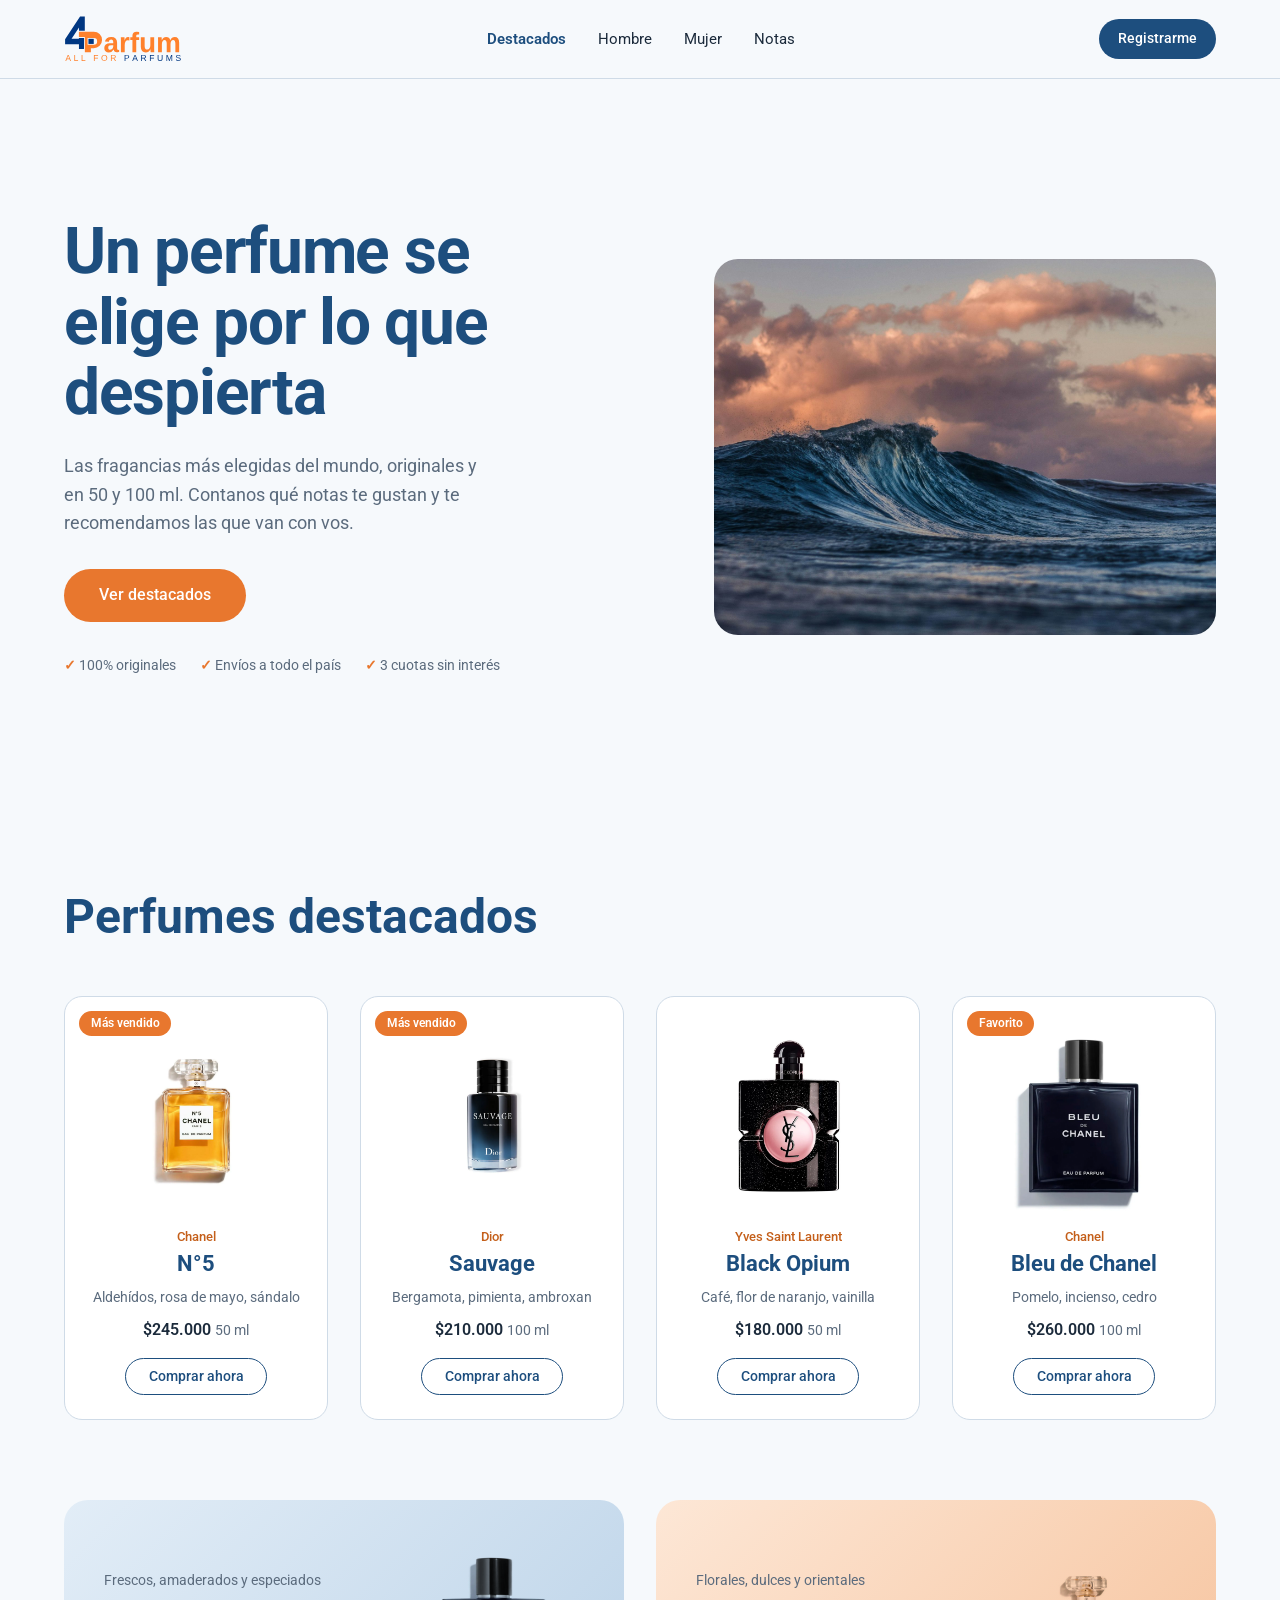
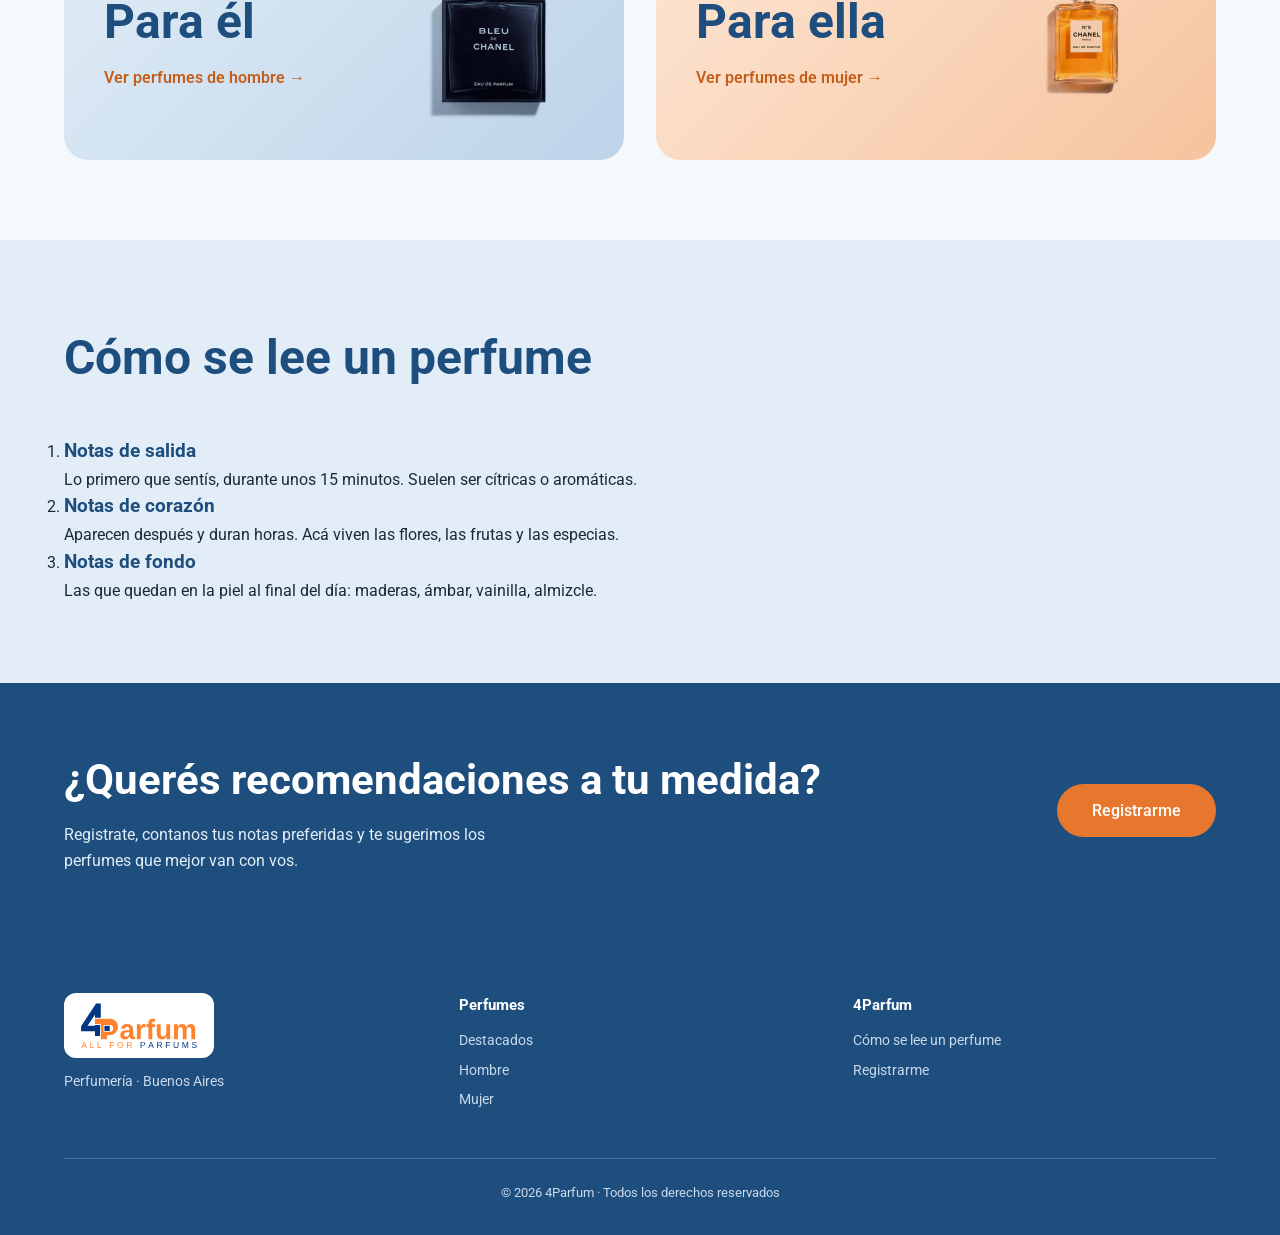
<file: index.html>
<!DOCTYPE html>
<html lang="es">
<head>
    <meta charset="UTF-8">
    <meta name="viewport" content="width=device-width, initial-scale=1.0">
    <title>4-parfurm · Perfumería</title>
    <link rel="preconnect" href="https://fonts.googleapis.com">
    <link href="https://fonts.googleapis.com/css2?family=Roboto:wght@400;500;700&display=swap" rel="stylesheet">
    <link rel="stylesheet" href="styles.css">
</head>
<body>

    <header class="cabecera">
        <a class="logo" href="index.html">
            <img class="logo-icono" src="img/logo-4parfum.svg" alt="4Parfum · All for parfums">
        </a>
        <nav>
            <a href="index.html#destacados" class="activo">Destacados</a>
            <a href="hombre.html">Hombre</a>
            <a href="mujer.html">Mujer</a>
            <a href="index.html#notas">Notas</a>
        </nav>
        <a href="registro.html" class="boton-registro">Registrarme</a>
    </header>

    <main>
        <section class="portada">
            <div>
                <h1>Un perfume se elige por lo que despierta</h1>
                <p>Las fragancias más elegidas del mundo, originales y en 50 y 100 ml. Contanos qué notas te gustan y te recomendamos las que van con vos.</p>
                <a href="#destacados" class="boton-principal">Ver destacados</a>
                <ul class="ventajas">
                    <li>100% originales</li>
                    <li>Envíos a todo el país</li>
                    <li>3 cuotas sin interés</li>
                </ul>
            </div>
            <img class="portada-imagen" src="img/ola.jpg" alt="Ola rompiendo en el mar al atardecer">
        </section>

        <section class="catalogo" id="destacados">
            <h2>Perfumes destacados</h2>
            <div class="grilla-productos">

                <article class="producto">
                    <span class="etiqueta">Más vendido</span>
                    <div class="foto-producto">
                        <img src="img/chanel-n5.jpg" alt="Frasco de Chanel N°5">
                    </div>
                    <p class="marca">Chanel</p>
                    <h3>N°5</h3>
                    <p class="notas-producto">Aldehídos, rosa de mayo, sándalo</p>
                    <p class="precio">$245.000 <span>50 ml</span></p>
                    <button type="button" class="comprar">Comprar ahora</button>
                </article>

                <article class="producto">
                    <span class="etiqueta">Más vendido</span>
                    <div class="foto-producto">
                        <img src="img/dior-sauvage.jpg" alt="Frasco de Dior Sauvage">
                    </div>
                    <p class="marca">Dior</p>
                    <h3>Sauvage</h3>
                    <p class="notas-producto">Bergamota, pimienta, ambroxan</p>
                    <p class="precio">$210.000 <span>100 ml</span></p>
                    <button type="button" class="comprar">Comprar ahora</button>
                </article>

                <article class="producto">
                    <div class="foto-producto">
                        <img src="img/black-opium.jpg" alt="Frasco de Black Opium">
                    </div>
                    <p class="marca">Yves Saint Laurent</p>
                    <h3>Black Opium</h3>
                    <p class="notas-producto">Café, flor de naranjo, vainilla</p>
                    <p class="precio">$180.000 <span>50 ml</span></p>
                    <button type="button" class="comprar">Comprar ahora</button>
                </article>

                <article class="producto">
                    <span class="etiqueta">Favorito</span>
                    <div class="foto-producto">
                        <img src="img/bleu-de-chanel.jpg" alt="Frasco de Bleu de Chanel">
                    </div>
                    <p class="marca">Chanel</p>
                    <h3>Bleu de Chanel</h3>
                    <p class="notas-producto">Pomelo, incienso, cedro</p>
                    <p class="precio">$260.000 <span>100 ml</span></p>
                    <button type="button" class="comprar">Comprar ahora</button>
                </article>

            </div>
        </section>

        <section class="categorias">
            <a href="hombre.html" class="categoria hombre">
                <div>
                    <p>Frescos, amaderados y especiados</p>
                    <h2>Para él</h2>
                    <span>Ver perfumes de hombre →</span>
                </div>
                <img src="img/bleu-de-chanel.jpg" alt="">
            </a>
            <a href="mujer.html" class="categoria mujer">
                <div>
                    <p>Florales, dulces y orientales</p>
                    <h2>Para ella</h2>
                    <span>Ver perfumes de mujer →</span>
                </div>
                <img src="img/chanel-n5.jpg" alt="">
            </a>
        </section>

        <section class="notas" id="notas">
            <h2>Cómo se lee un perfume</h2>
            <ol class="piramide">
                <li>
                    <h3>Notas de salida</h3>
                    <p>Lo primero que sentís, durante unos 15 minutos. Suelen ser cítricas o aromáticas.</p>
                </li>
                <li>
                    <h3>Notas de corazón</h3>
                    <p>Aparecen después y duran horas. Acá viven las flores, las frutas y las especias.</p>
                </li>
                <li>
                    <h3>Notas de fondo</h3>
                    <p>Las que quedan en la piel al final del día: maderas, ámbar, vainilla, almizcle.</p>
                </li>
            </ol>
        </section>

        <section class="invitacion">
            <div>
                <h2>¿Querés recomendaciones a tu medida?</h2>
                <p>Registrate, contanos tus notas preferidas y te sugerimos los perfumes que mejor van con vos.</p>
            </div>
            <a href="registro.html" class="boton-principal">Registrarme</a>
        </section>
    </main>

    <footer class="pie">
        <div class="pie-columnas">
            <div>
                <div class="logo">
                    <img class="logo-icono" src="img/logo-4parfum.svg" alt="4Parfum · All for parfums">
                </div>
                <p>Perfumería · Buenos Aires</p>
            </div>
            <div>
                <h4>Perfumes</h4>
                <a href="index.html#destacados">Destacados</a>
                <a href="hombre.html">Hombre</a>
                <a href="mujer.html">Mujer</a>
            </div>
            <div>
                <h4>4Parfum</h4>
                <a href="index.html#notas">Cómo se lee un perfume</a>
                <a href="registro.html">Registrarme</a>
            </div>
        </div>
        <p class="pie-legal">© 2026 4Parfum · Todos los derechos reservados</p>
    </footer>

</body>
</html>
</file>
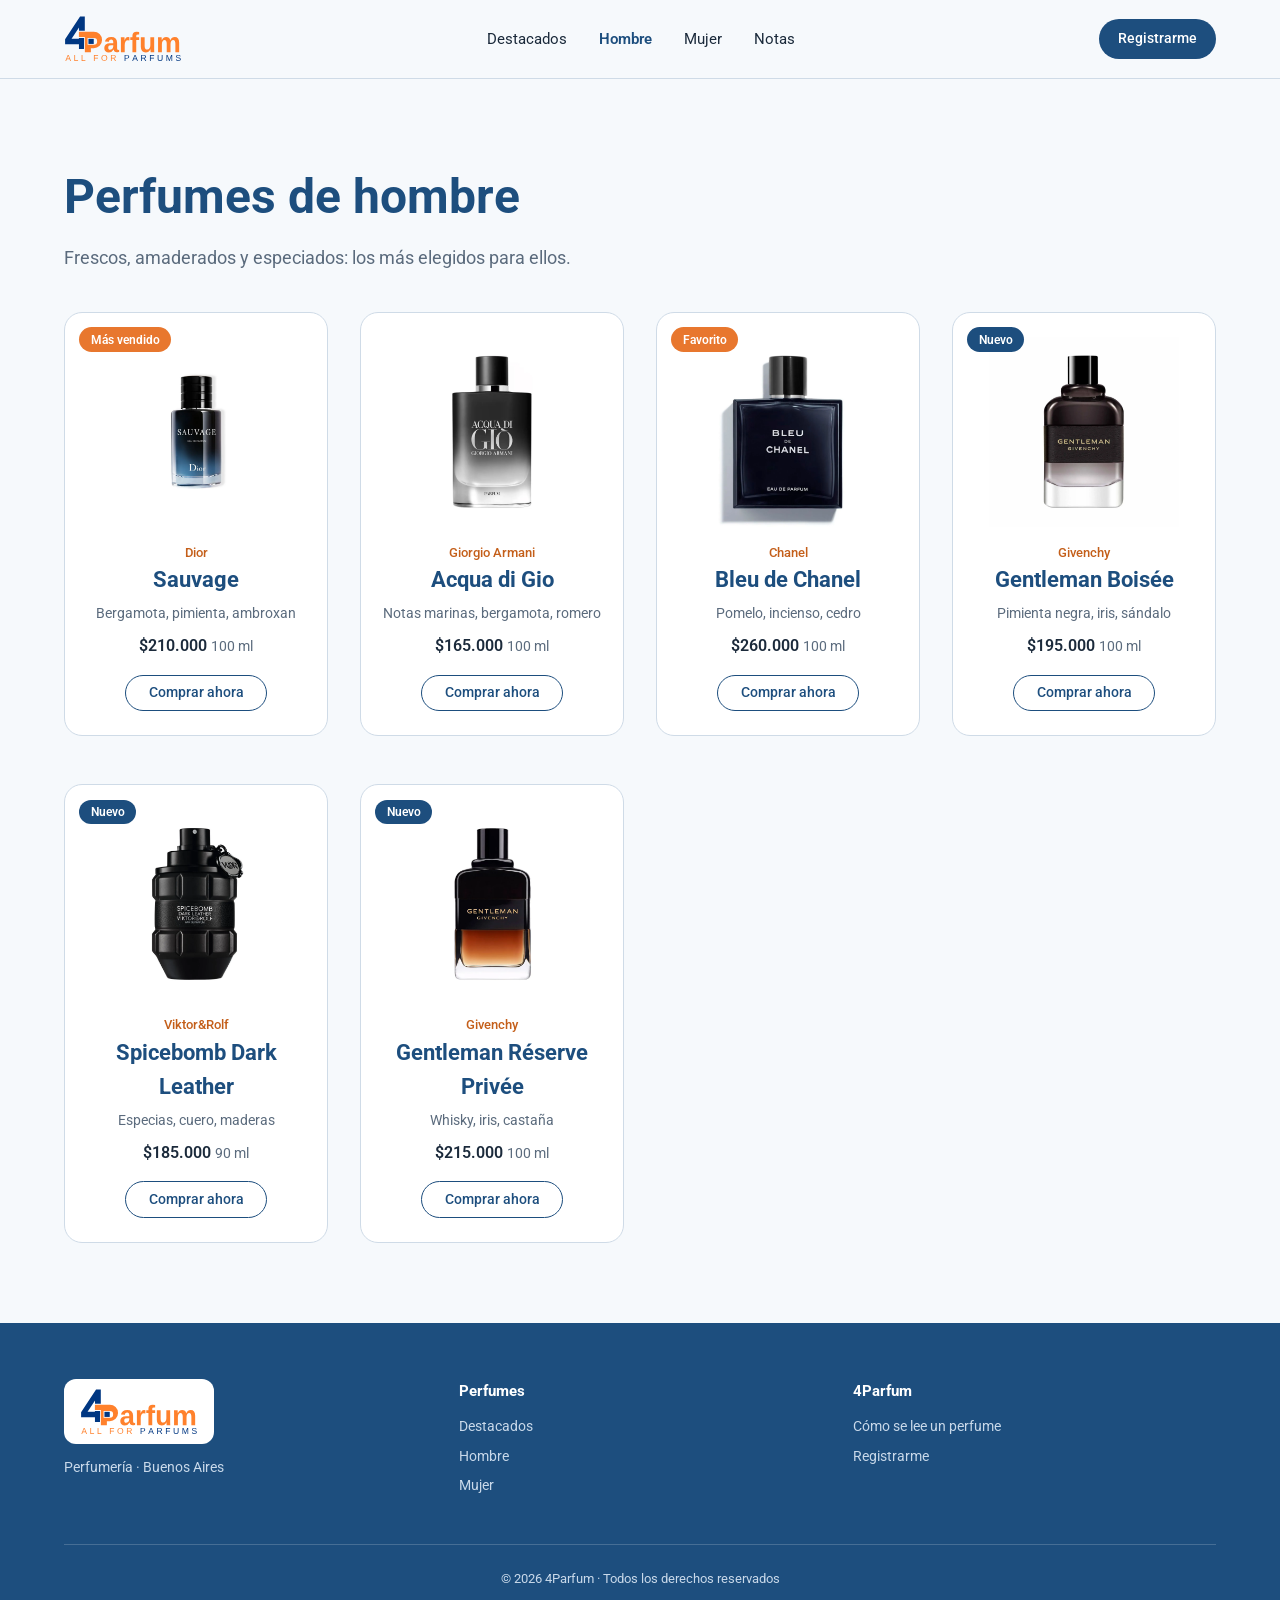
<file: hombre.html>
<!DOCTYPE html>
<html lang="es">
<head>
    <meta charset="UTF-8">
    <meta name="viewport" content="width=device-width, initial-scale=1.0">
    <title>Perfumes de hombre · 4-parfurm</title>
    <link rel="preconnect" href="https://fonts.googleapis.com">
    <link href="https://fonts.googleapis.com/css2?family=Roboto:wght@400;500;700&display=swap" rel="stylesheet">
    <link rel="stylesheet" href="styles.css">
</head>
<body>

    <header class="cabecera">
        <a class="logo" href="index.html">
            <img class="logo-icono" src="img/logo-4parfum.svg" alt="4Parfum · All for parfums">
        </a>
        <nav>
            <a href="index.html#destacados">Destacados</a>
            <a href="hombre.html" class="activo">Hombre</a>
            <a href="mujer.html">Mujer</a>
            <a href="index.html#notas">Notas</a>
        </nav>
        <a href="registro.html" class="boton-registro">Registrarme</a>
    </header>

    <main>
        <section class="catalogo">
            <h1>Perfumes de hombre</h1>
            <p class="bajada">Frescos, amaderados y especiados: los más elegidos para ellos.</p>
            <div class="grilla-productos">

                <article class="producto">
                    <span class="etiqueta">Más vendido</span>
                    <div class="foto-producto">
                        <img src="img/dior-sauvage.jpg" alt="Frasco de Dior Sauvage">
                    </div>
                    <p class="marca">Dior</p>
                    <h3>Sauvage</h3>
                    <p class="notas-producto">Bergamota, pimienta, ambroxan</p>
                    <p class="precio">$210.000 <span>100 ml</span></p>
                    <button type="button" class="comprar">Comprar ahora</button>
                </article>

                <article class="producto">
                    <div class="foto-producto">
                        <img src="img/acqua-di-gio.jpg" alt="Frasco de Acqua di Gio">
                    </div>
                    <p class="marca">Giorgio Armani</p>
                    <h3>Acqua di Gio</h3>
                    <p class="notas-producto">Notas marinas, bergamota, romero</p>
                    <p class="precio">$165.000 <span>100 ml</span></p>
                    <button type="button" class="comprar">Comprar ahora</button>
                </article>

                <article class="producto">
                    <span class="etiqueta">Favorito</span>
                    <div class="foto-producto">
                        <img src="img/bleu-de-chanel.jpg" alt="Frasco de Bleu de Chanel">
                    </div>
                    <p class="marca">Chanel</p>
                    <h3>Bleu de Chanel</h3>
                    <p class="notas-producto">Pomelo, incienso, cedro</p>
                    <p class="precio">$260.000 <span>100 ml</span></p>
                    <button type="button" class="comprar">Comprar ahora</button>
                </article>

                <article class="producto">
                    <span class="etiqueta nuevo">Nuevo</span>
                    <div class="foto-producto">
                        <img src="img/gentleman-boisee-edp.jpg" alt="Frasco de Gentleman Boisée">
                    </div>
                    <p class="marca">Givenchy</p>
                    <h3>Gentleman Boisée</h3>
                    <p class="notas-producto">Pimienta negra, iris, sándalo</p>
                    <p class="precio">$195.000 <span>100 ml</span></p>
                    <button type="button" class="comprar">Comprar ahora</button>
                </article>

                <article class="producto">
                    <span class="etiqueta nuevo">Nuevo</span>
                    <div class="foto-producto">
                        <img src="img/Spicebomb.jpg" alt="Frasco de Spicebomb Dark Leather">
                    </div>
                    <p class="marca">Viktor&amp;Rolf</p>
                    <h3>Spicebomb Dark Leather</h3>
                    <p class="notas-producto">Especias, cuero, maderas</p>
                    <p class="precio">$185.000 <span>90 ml</span></p>
                    <button type="button" class="comprar">Comprar ahora</button>
                </article>

                <article class="producto">
                    <span class="etiqueta nuevo">Nuevo</span>
                    <div class="foto-producto">
                        <img src="img/gentleman-reserve.jpg" alt="Frasco de Gentleman Réserve Privée">
                    </div>
                    <p class="marca">Givenchy</p>
                    <h3>Gentleman Réserve Privée</h3>
                    <p class="notas-producto">Whisky, iris, castaña</p>
                    <p class="precio">$215.000 <span>100 ml</span></p>
                    <button type="button" class="comprar">Comprar ahora</button>
                </article>

            </div>
        </section>
    </main>

    <footer class="pie">
        <div class="pie-columnas">
            <div>
                <div class="logo">
                    <img class="logo-icono" src="img/logo-4parfum.svg" alt="4Parfum · All for parfums">
                </div>
                <p>Perfumería · Buenos Aires</p>
            </div>
            <div>
                <h4>Perfumes</h4>
                <a href="index.html#destacados">Destacados</a>
                <a href="hombre.html">Hombre</a>
                <a href="mujer.html">Mujer</a>
            </div>
            <div>
                <h4>4Parfum</h4>
                <a href="index.html#notas">Cómo se lee un perfume</a>
                <a href="registro.html">Registrarme</a>
            </div>
        </div>
        <p class="pie-legal">© 2026 4Parfum · Todos los derechos reservados</p>
    </footer>

</body>
</html>
</file>
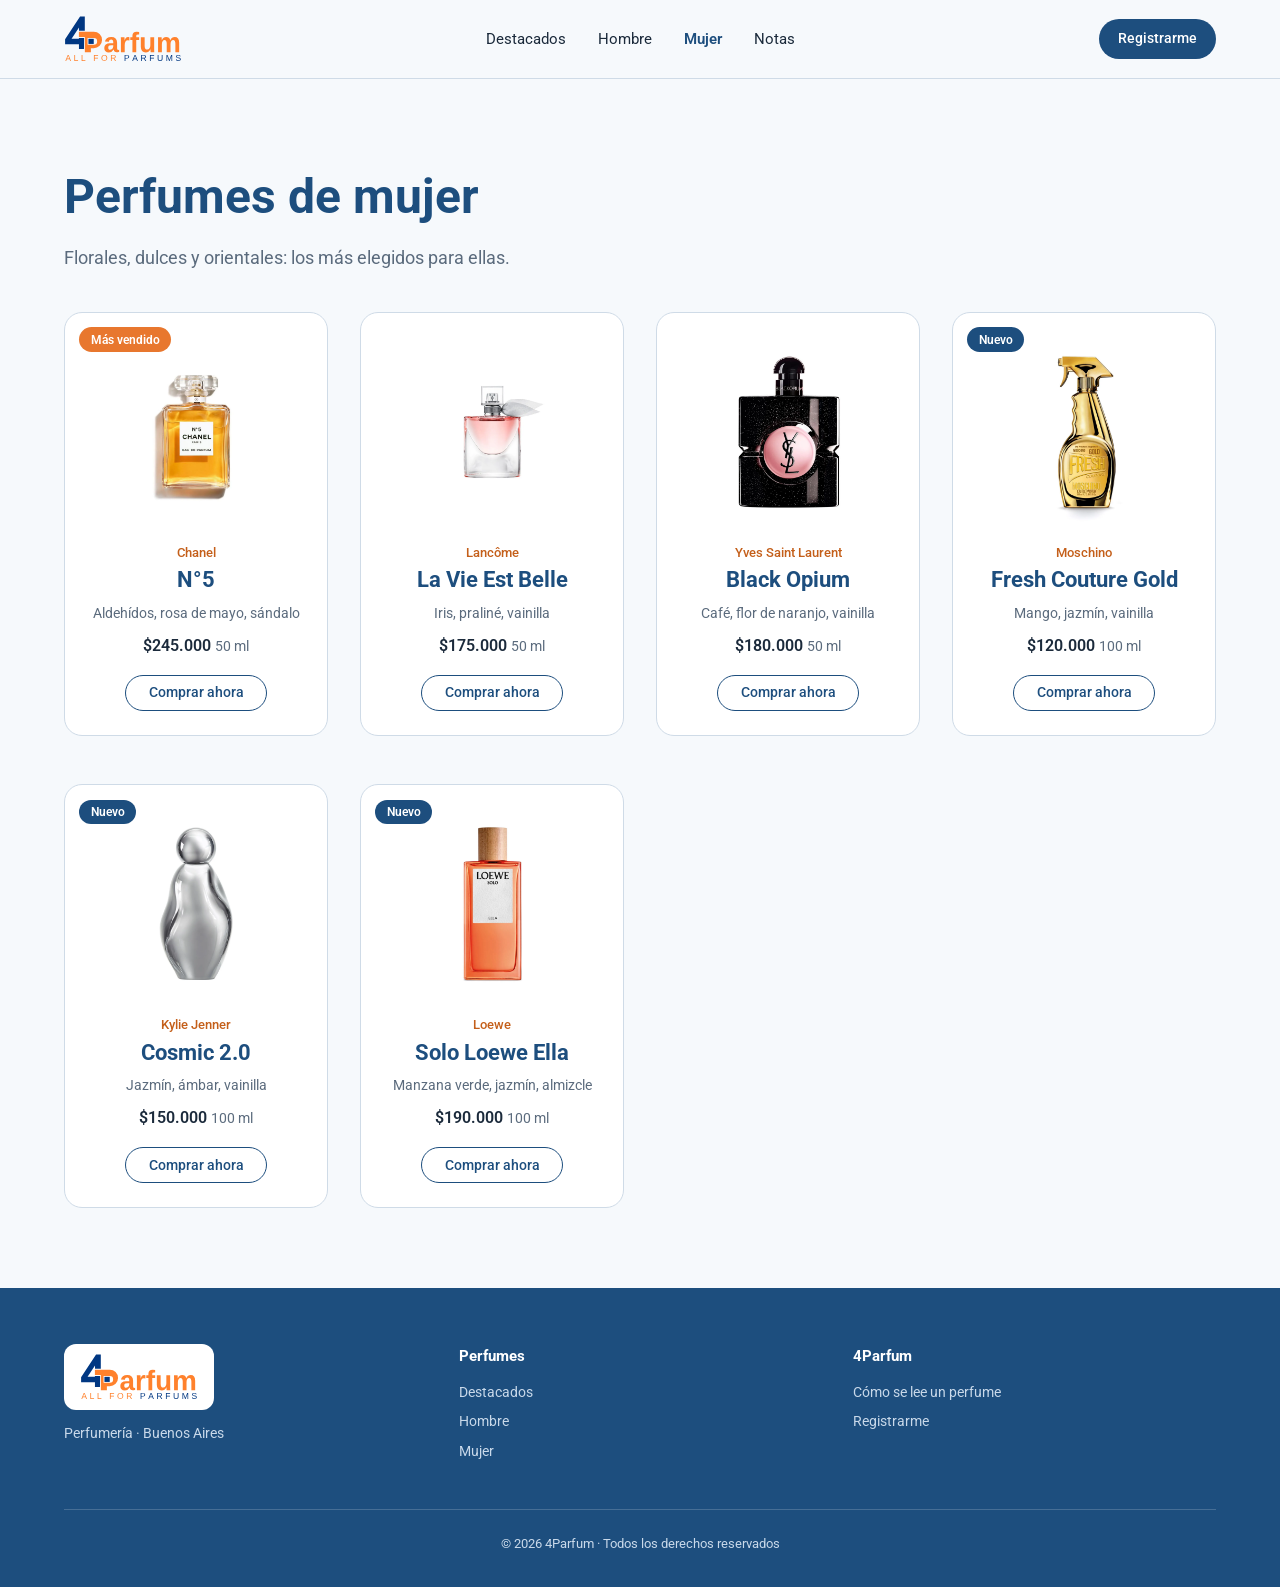
<file: mujer.html>
<!DOCTYPE html>
<html lang="es">
<head>
    <meta charset="UTF-8">
    <meta name="viewport" content="width=device-width, initial-scale=1.0">
    <title>Perfumes de mujer · 4-parfurm</title>
    <link rel="preconnect" href="https://fonts.googleapis.com">
    <link href="https://fonts.googleapis.com/css2?family=Roboto:wght@400;500;700&display=swap" rel="stylesheet">
    <link rel="stylesheet" href="styles.css">
</head>
<body>

    <header class="cabecera">
        <a class="logo" href="index.html">
            <img class="logo-icono" src="img/logo-4parfum.svg" alt="4Parfum · All for parfums">
        </a>
        <nav>
            <a href="index.html#destacados">Destacados</a>
            <a href="hombre.html">Hombre</a>
            <a href="mujer.html" class="activo">Mujer</a>
            <a href="index.html#notas">Notas</a>
        </nav>
        <a href="registro.html" class="boton-registro">Registrarme</a>
    </header>

    <main>
        <section class="catalogo">
            <h1>Perfumes de mujer</h1>
            <p class="bajada">Florales, dulces y orientales: los más elegidos para ellas.</p>
            <div class="grilla-productos">

                <article class="producto">
                    <span class="etiqueta">Más vendido</span>
                    <div class="foto-producto">
                        <img src="img/chanel-n5.jpg" alt="Frasco de Chanel N°5">
                    </div>
                    <p class="marca">Chanel</p>
                    <h3>N°5</h3>
                    <p class="notas-producto">Aldehídos, rosa de mayo, sándalo</p>
                    <p class="precio">$245.000 <span>50 ml</span></p>
                    <button type="button" class="comprar">Comprar ahora</button>
                </article>

                <article class="producto">
                    <div class="foto-producto">
                        <img src="img/la-vie-est-belle.jpg" alt="Frasco de La Vie Est Belle">
                    </div>
                    <p class="marca">Lancôme</p>
                    <h3>La Vie Est Belle</h3>
                    <p class="notas-producto">Iris, praliné, vainilla</p>
                    <p class="precio">$175.000 <span>50 ml</span></p>
                    <button type="button" class="comprar">Comprar ahora</button>
                </article>

                <article class="producto">
                    <div class="foto-producto">
                        <img src="img/black-opium.jpg" alt="Frasco de Black Opium">
                    </div>
                    <p class="marca">Yves Saint Laurent</p>
                    <h3>Black Opium</h3>
                    <p class="notas-producto">Café, flor de naranjo, vainilla</p>
                    <p class="precio">$180.000 <span>50 ml</span></p>
                    <button type="button" class="comprar">Comprar ahora</button>
                </article>

                <article class="producto">
                    <span class="etiqueta nuevo">Nuevo</span>
                    <div class="foto-producto">
                        <img src="img/fresh-gold-edp.jpg" alt="Frasco de Fresh Couture Gold">
                    </div>
                    <p class="marca">Moschino</p>
                    <h3>Fresh Couture Gold</h3>
                    <p class="notas-producto">Mango, jazmín, vainilla</p>
                    <p class="precio">$120.000 <span>100 ml</span></p>
                    <button type="button" class="comprar">Comprar ahora</button>
                </article>

                <article class="producto">
                    <span class="etiqueta nuevo">Nuevo</span>
                    <div class="foto-producto">
                        <img src="img/Cosmic.jpg" alt="Frasco de Cosmic 2.0">
                    </div>
                    <p class="marca">Kylie Jenner</p>
                    <h3>Cosmic 2.0</h3>
                    <p class="notas-producto">Jazmín, ámbar, vainilla</p>
                    <p class="precio">$150.000 <span>100 ml</span></p>
                    <button type="button" class="comprar">Comprar ahora</button>
                </article>

                <article class="producto">
                    <span class="etiqueta nuevo">Nuevo</span>
                    <div class="foto-producto">
                        <img src="img/solo-loewe-ella.jpg" alt="Frasco de Solo Loewe Ella">
                    </div>
                    <p class="marca">Loewe</p>
                    <h3>Solo Loewe Ella</h3>
                    <p class="notas-producto">Manzana verde, jazmín, almizcle</p>
                    <p class="precio">$190.000 <span>100 ml</span></p>
                    <button type="button" class="comprar">Comprar ahora</button>
                </article>

            </div>
        </section>
    </main>

    <footer class="pie">
        <div class="pie-columnas">
            <div>
                <div class="logo">
                    <img class="logo-icono" src="img/logo-4parfum.svg" alt="4Parfum · All for parfums">
                </div>
                <p>Perfumería · Buenos Aires</p>
            </div>
            <div>
                <h4>Perfumes</h4>
                <a href="index.html#destacados">Destacados</a>
                <a href="hombre.html">Hombre</a>
                <a href="mujer.html">Mujer</a>
            </div>
            <div>
                <h4>4Parfum</h4>
                <a href="index.html#notas">Cómo se lee un perfume</a>
                <a href="registro.html">Registrarme</a>
            </div>
        </div>
        <p class="pie-legal">© 2026 4Parfum · Todos los derechos reservados</p>
    </footer>

</body>
</html>
</file>
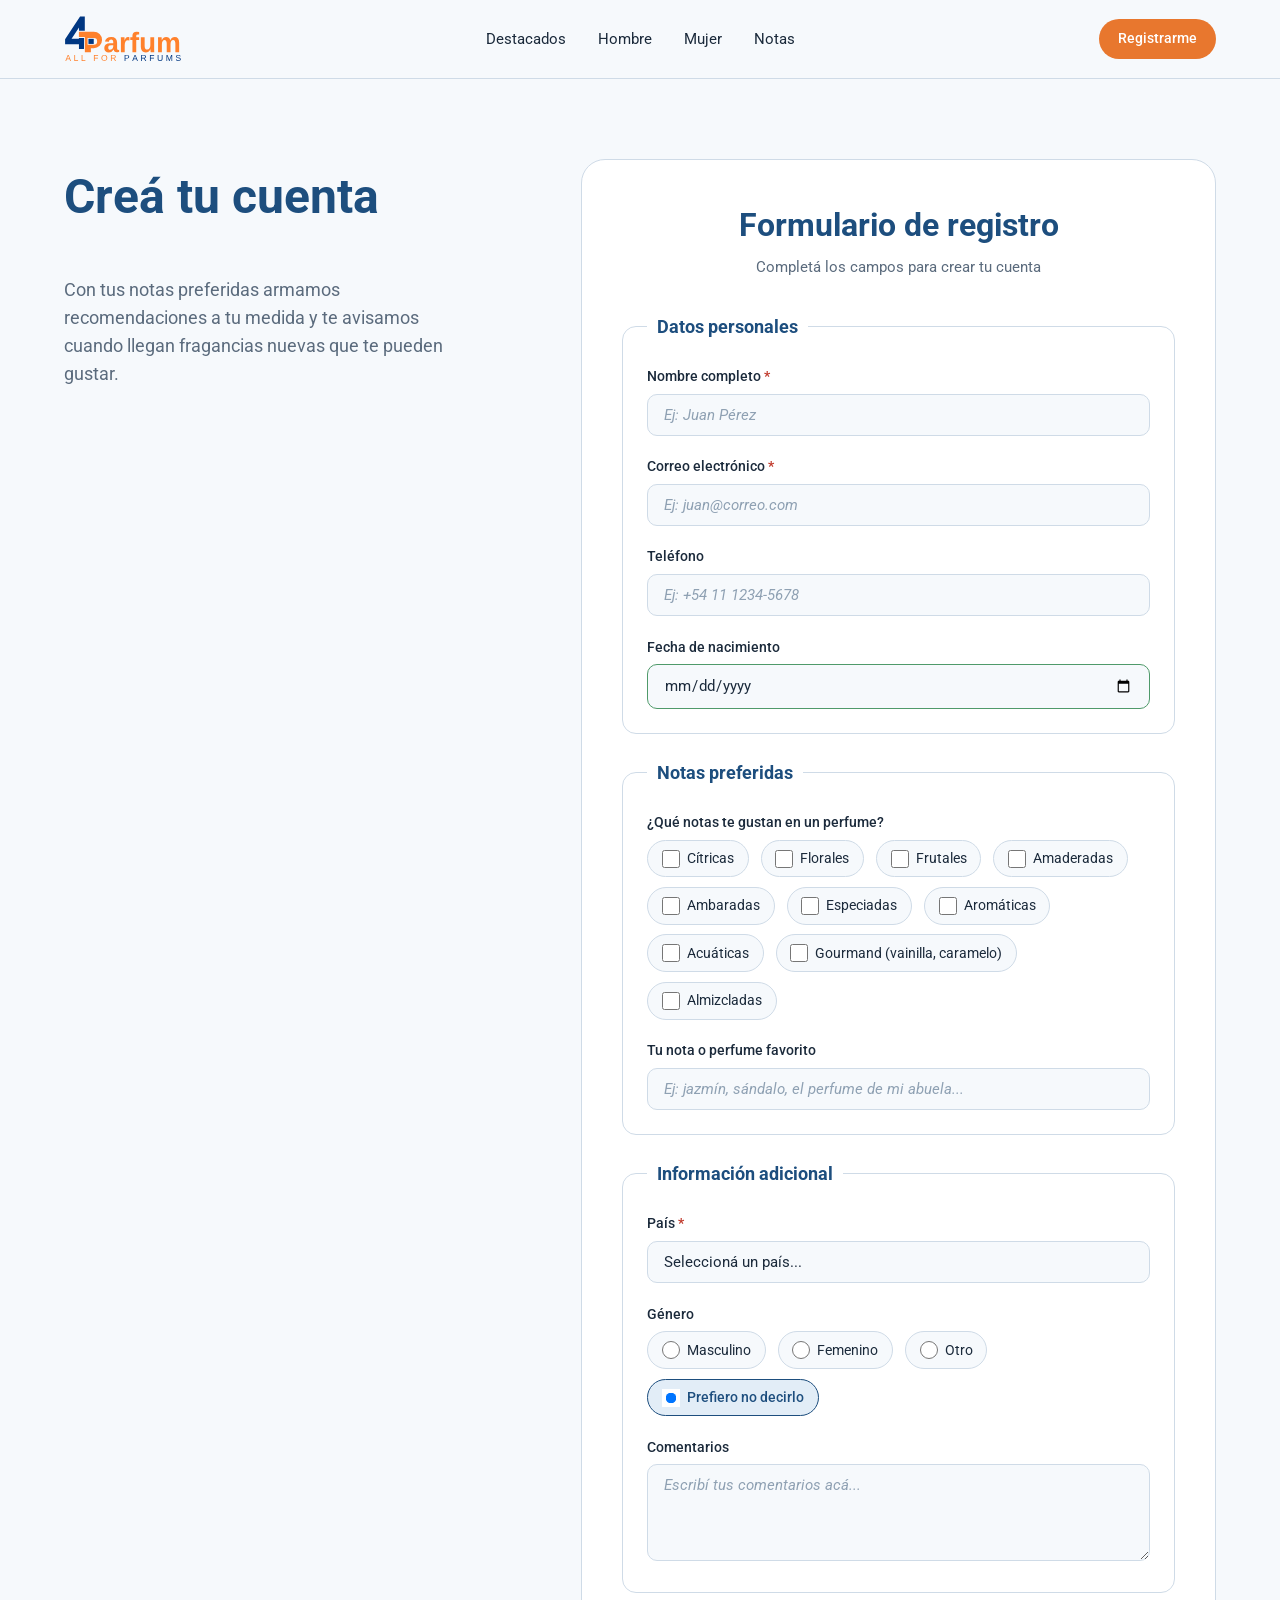
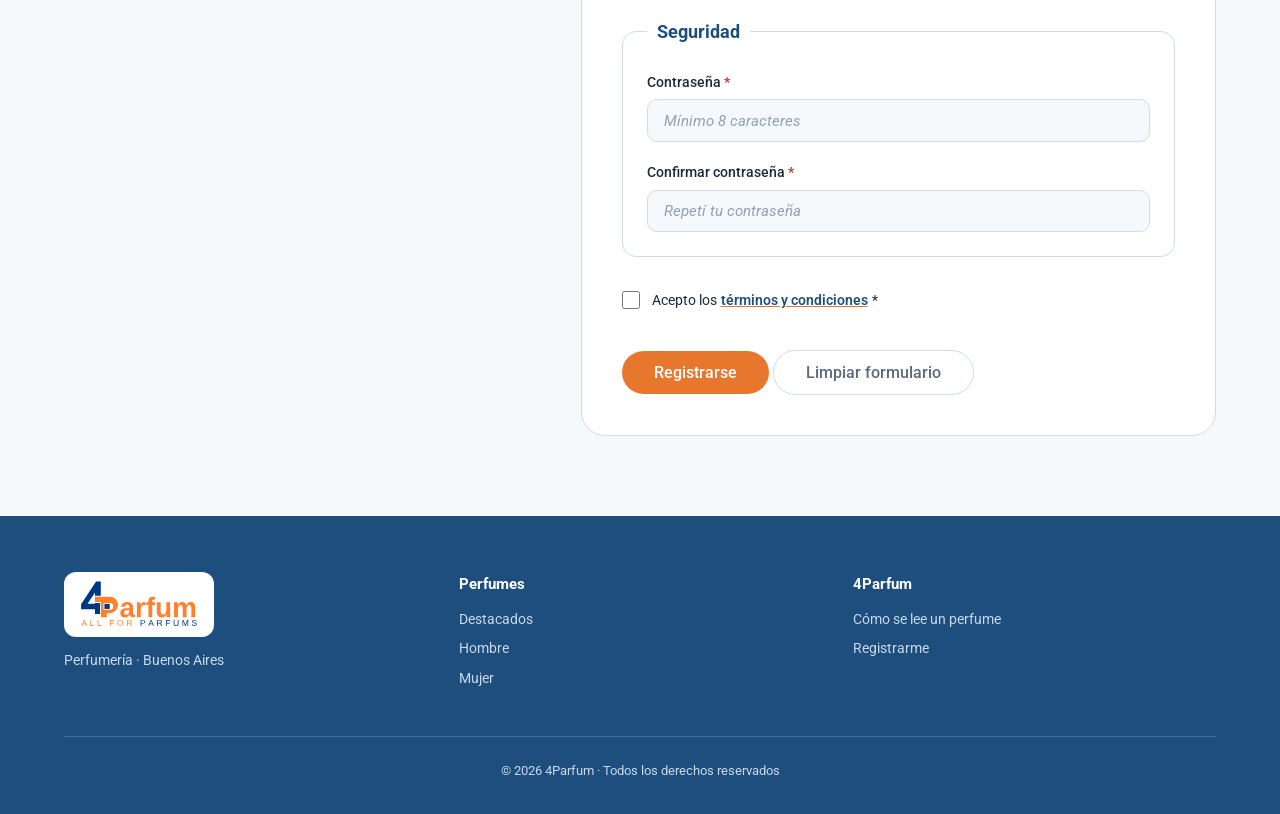
<file: registro.html>
<!DOCTYPE html>
<html lang="es">
<head>
    <meta charset="UTF-8">
    <meta name="viewport" content="width=device-width, initial-scale=1.0">
    <title>Registrarme · 4-parfurm</title>
    <link rel="preconnect" href="https://fonts.googleapis.com">
    <link href="https://fonts.googleapis.com/css2?family=Roboto:wght@400;500;700&display=swap" rel="stylesheet">
    <link rel="stylesheet" href="styles.css">
</head>
<body>

    <header class="cabecera">
        <a class="logo" href="index.html">
            <img class="logo-icono" src="img/logo-4parfum.svg" alt="4Parfum · All for parfums">
        </a>
        <nav>
            <a href="index.html#destacados">Destacados</a>
            <a href="hombre.html">Hombre</a>
            <a href="mujer.html">Mujer</a>
            <a href="index.html#notas">Notas</a>
        </nav>
        <a href="registro.html" class="boton-registro activo">Registrarme</a>
    </header>

    <main>
        <section class="registro">
            <div class="registro-intro">
                <h2>Creá tu cuenta</h2>
                <p>Con tus notas preferidas armamos recomendaciones a tu medida y te avisamos cuando llegan fragancias nuevas que te pueden gustar.</p>
            </div>

            <div class="tarjeta-registro">
                <h2 class="titulo-form">Formulario de registro</h2>
                <p>Completá los campos para crear tu cuenta</p>

                <form action="#" method="POST">
                    <fieldset>
                        <legend>Datos personales</legend>

                        <div>
                            <label for="nombre">Nombre completo</label>
                            <input type="text" id="nombre" name="nombre" placeholder="Ej: Juan Pérez" required>
                        </div>

                        <div>
                            <label for="email">Correo electrónico</label>
                            <input type="email" id="email" name="email" placeholder="Ej: juan@correo.com" required>
                        </div>

                        <div>
                            <label for="telefono">Teléfono</label>
                            <input type="tel" id="telefono" name="telefono" placeholder="Ej: +54 11 1234-5678">
                        </div>

                        <div>
                            <label for="fechaNacimiento">Fecha de nacimiento</label>
                            <input type="date" id="fechaNacimiento" name="fechaNacimiento">
                        </div>
                    </fieldset>

                    <fieldset>
                        <legend>Notas preferidas</legend>

                        <div>
                            <label>¿Qué notas te gustan en un perfume?</label>
                            <div>
                                <label><input type="checkbox" name="notas" value="citricas"> Cítricas</label>
                                <label><input type="checkbox" name="notas" value="florales"> Florales</label>
                                <label><input type="checkbox" name="notas" value="frutales"> Frutales</label>
                                <label><input type="checkbox" name="notas" value="amaderadas"> Amaderadas</label>
                                <label><input type="checkbox" name="notas" value="ambaradas"> Ambaradas</label>
                                <label><input type="checkbox" name="notas" value="especiadas"> Especiadas</label>
                                <label><input type="checkbox" name="notas" value="aromaticas"> Aromáticas</label>
                                <label><input type="checkbox" name="notas" value="acuaticas"> Acuáticas</label>
                                <label><input type="checkbox" name="notas" value="gourmand"> Gourmand (vainilla, caramelo)</label>
                                <label><input type="checkbox" name="notas" value="almizcladas"> Almizcladas</label>
                            </div>
                        </div>

                        <div>
                            <label for="notaFavorita">Tu nota o perfume favorito</label>
                            <input type="text" id="notaFavorita" name="notaFavorita" placeholder="Ej: jazmín, sándalo, el perfume de mi abuela...">
                        </div>
                    </fieldset>

                    <fieldset>
                        <legend>Información adicional</legend>

                        <div>
                            <label for="pais">País</label>
                            <select id="pais" name="pais" required>
                                <option value="">Seleccioná un país...</option>
                                <option value="AR">Argentina</option>
                                <option value="BO">Bolivia</option>
                                <option value="BR">Brasil</option>
                                <option value="CL">Chile</option>
                                <option value="CO">Colombia</option>
                                <option value="EC">Ecuador</option>
                                <option value="ES">España</option>
                                <option value="MX">México</option>
                                <option value="PE">Perú</option>
                                <option value="UY">Uruguay</option>
                                <option value="VE">Venezuela</option>
                                <option value="OTRO">Otro</option>
                            </select>
                        </div>

                        <div>
                            <label>Género</label>
                            <div>
                                <label><input type="radio" name="genero" value="masculino"> Masculino</label>
                                <label><input type="radio" name="genero" value="femenino"> Femenino</label>
                                <label><input type="radio" name="genero" value="otro"> Otro</label>
                                <label><input type="radio" name="genero" value="noDeclarar" checked> Prefiero no decirlo</label>
                            </div>
                        </div>

                        <div>
                            <label for="comentarios">Comentarios</label>
                            <textarea id="comentarios" name="comentarios" rows="4" placeholder="Escribí tus comentarios acá..."></textarea>
                        </div>
                    </fieldset>

                    <fieldset>
                        <legend>Seguridad</legend>

                        <div>
                            <label for="password">Contraseña</label>
                            <input type="password" id="password" name="password" placeholder="Mínimo 8 caracteres" minlength="8" required>
                        </div>

                        <div>
                            <label for="confirmPassword">Confirmar contraseña</label>
                            <input type="password" id="confirmPassword" name="confirmPassword" placeholder="Repetí tu contraseña" minlength="8" required>
                        </div>
                    </fieldset>

                    <div>
                        <label>
                            <input type="checkbox" name="terminos" required>
                            Acepto los <a href="#">términos y condiciones</a> *
                        </label>
                    </div>

                    <div>
                        <button type="submit">Registrarse</button>
                        <button type="reset">Limpiar formulario</button>
                    </div>
                </form>
            </div>
        </section>
    </main>

    <footer class="pie">
        <div class="pie-columnas">
            <div>
                <div class="logo">
                    <img class="logo-icono" src="img/logo-4parfum.svg" alt="4Parfum · All for parfums">
                </div>
                <p>Perfumería · Buenos Aires</p>
            </div>
            <div>
                <h4>Perfumes</h4>
                <a href="index.html#destacados">Destacados</a>
                <a href="hombre.html">Hombre</a>
                <a href="mujer.html">Mujer</a>
            </div>
            <div>
                <h4>4Parfum</h4>
                <a href="index.html#notas">Cómo se lee un perfume</a>
                <a href="registro.html">Registrarme</a>
            </div>
        </div>
        <p class="pie-legal">© 2026 4Parfum · Todos los derechos reservados</p>
    </footer>

</body>
</html>
</file>
<file: styles.css>
*,
*::before,
*::after {
    box-sizing: border-box;
    margin: 0;
    padding: 0;
}

html {
    scroll-behavior: smooth;
    scroll-padding-top: 5rem;
}

body {
    font-family: 'Roboto', Arial, sans-serif;
    background: #f6f9fc;
    line-height: 1.6;
    color: #1b2a3b;
}

h1, h2, h3 {
    font-weight: 700;
    color: #1d4e7e;
}

.cabecera {
    position: sticky;
    top: 0;
    z-index: 10;
    display: flex;
    align-items: center;
    justify-content: space-between;
    gap: 1rem;
    padding: 1rem 5vw;
    background: rgba(246, 249, 252, 0.92);
    backdrop-filter: blur(6px); 
    border-bottom: 1px solid #cfdbe7;
}

.logo {
    display: inline-flex;
}

.logo-icono {
    height: 46px;
    display: block;
}

.cabecera nav {
    display: flex;
    gap: 2rem;
}

.cabecera nav a {
    color: #1b2a3b;
    text-decoration: none;
    font-size: 0.95rem;
    transition: color 0.2s;
}

.cabecera nav a:hover {
    color: #e8772e;
}

.cabecera nav a.activo {
    color: #1d4e7e;
    font-weight: 600;
}

.boton-registro {
    background: #1d4e7e;
    color: #fff;
    text-decoration: none;
    padding: 0.5rem 1.2rem;
    border-radius: 999px;
    font-size: 0.9rem;
    font-weight: 500;
    transition: background 0.2s;
}

.boton-registro:hover {
    background: #13355a;
}

.boton-registro.activo {
    background: #e8772e;
}

.portada {
    display: grid;
    grid-template-columns: 1.2fr 1fr; 
    align-items: center;
    gap: 3rem;
    padding: 5rem 5vw 4rem;
    min-height: 80vh;
}

.portada h1 {
    font-size: clamp(2.4rem, 5vw, 4.2rem); 
    line-height: 1.1;
    letter-spacing: -0.02em;
    margin-bottom: 1.5rem;
    max-width: 12ch;
}

.portada p {
    font-size: 1.1rem;
    color: #5b6b7d;
    max-width: 42ch;
    margin-bottom: 2rem;
}

.boton-principal {
    display: inline-block;
    background: #e8772e;
    color: #fff;
    text-decoration: none;
    padding: 0.85rem 2.2rem;
    border-radius: 999px;
    font-weight: 500;
    transition: background 0.2s, transform 0.2s, box-shadow 0.2s;
}

.boton-principal:hover {
    background: #c45f1a;
    transform: translateY(-2px);
    box-shadow: 0 8px 18px rgba(232, 119, 46, 0.35);
}

.ventajas {
    list-style: none;
    display: flex;
    flex-wrap: wrap;
    gap: 0.5rem 1.5rem;
    margin-top: 2rem;
    font-size: 0.9rem;
    color: #5b6b7d;
}

.ventajas li::before {
    content: '✓ ';
    color: #e8772e;
    font-weight: 700;
}

.portada-imagen {
    width: 100%;
    aspect-ratio: 4 / 3;
    object-fit: cover;     
    border-radius: 24px;
    display: block;
}

.catalogo,
.notas,
.registro {
    padding: 5rem 5vw;
}
.catalogo h1,
.catalogo h2,
.notas h2,
.registro-intro h2 {
    font-size: clamp(2rem, 4vw, 3rem);
    margin-bottom: 2.5rem;
}
.catalogo h1:has(+ .bajada) {
    margin-bottom: 0.5rem;
}
.bajada {
    color: #5b6b7d;
    font-size: 1.1rem;
    margin-bottom: 2.5rem;
}
.grilla-productos {
    display: grid;
    grid-template-columns: repeat(auto-fill, minmax(230px, 1fr)); 
    gap: 3rem 2rem;
}
.producto {
    position: relative;
    display: flex;
    flex-direction: column;
    align-items: center;
    text-align: center;
    background: #ffffff;
    border: 1px solid #cfdbe7;
    border-radius: 18px;
    padding: 1.5rem 1.25rem;
    transition: transform 0.25s, box-shadow 0.25s, border-color 0.25s;
}
.producto:hover {
    transform: translateY(-6px);
    border-color: #a9bfd4;
    box-shadow: 0 16px 32px rgba(29, 78, 126, 0.14);
}
.etiqueta {
    position: absolute;
    top: 0.9rem;
    left: 0.9rem;
    z-index: 1;
    background: #e8772e;
    color: #fff;
    font-size: 0.72rem;
    font-weight: 600;
    padding: 0.2rem 0.7rem;
    border-radius: 999px;
}
.etiqueta.nuevo {
    background: #1d4e7e;
}
.foto-producto {
    width: 100%;
    height: 190px;
    margin-bottom: 1rem;
}
.foto-producto img {
    width: 100%;
    height: 100%;
    object-fit: contain; 
    border-radius: 14px;
    transition: transform 0.35s;
}
.producto:hover .foto-producto img {
    transform: scale(1.07);
}
.marca {
    font-size: 0.8rem;
    color: #c45f1a;
    font-weight: 500;
}
.producto h3 {
    font-size: 1.35rem;
}
.notas-producto {
    font-size: 0.9rem;
    color: #5b6b7d;
    margin: 0.25rem 0 0.5rem;
}
.precio {
    font-weight: 600;
    margin-bottom: 1rem;
}
.precio span {
    font-weight: 400;
    color: #5b6b7d;
    font-size: 0.85rem;
}
.comprar {
    background: transparent;
    color: #1d4e7e;
    border: 1.5px solid #1d4e7e;
    padding: 0.55rem 1.4rem;
    border-radius: 999px;
    font-size: 0.9rem;
    margin-top: auto;
    transition: background 0.2s, color 0.2s;
}
.comprar:hover {
    background: #1d4e7e;
    color: #fff;
}

.categorias {
    display: grid;
    grid-template-columns: repeat(auto-fit, minmax(300px, 1fr));
    gap: 2rem;
    padding: 0 5vw 5rem;
}

.categoria {
    display: flex;
    align-items: center;
    justify-content: space-between;
    gap: 1.5rem;
    min-height: 240px;
    padding: 2.5rem;
    border-radius: 24px;
    text-decoration: none;
    color: #1b2a3b;
    overflow: hidden;
    transition: transform 0.25s, box-shadow 0.25s;
}

.categoria.hombre {
    background: linear-gradient(135deg, #e2edf7, #bcd3e8);
}

.categoria.mujer {
    background: linear-gradient(135deg, #fde7d6, #f6c39d);
}

.categoria:hover {
    box-shadow: 0 16px 32px rgba(29, 78, 126, 0.18);
}

.categoria h2 {
    font-size: clamp(2rem, 4vw, 3rem);
    line-height: 1.1;
    margin: 0.25rem 0 1rem;
}

.categoria p {
    font-size: 0.9rem;
    color: #5b6b7d;
}

.categoria span {
    font-weight: 600;
    color: #c45f1a;
}

.categoria img {
    height: 180px;
    max-width: 40%;
    object-fit: contain;
    mix-blend-mode: multiply;
    transition: transform 0.35s;
}

.categoria:hover img {
    transform: scale(1.05);
}

.notas {
    background: #e2edf7;
}

.invitacion {
    background: #1d4e7e;
    color: #e2edf7;
    padding: 4rem 5vw;
    display: flex;
    align-items: center;
    justify-content: space-between;
    gap: 2rem;
    flex-wrap: wrap;
}

.invitacion h2 {
    color: #fff;
    font-size: clamp(1.8rem, 3.5vw, 2.6rem);
    margin-bottom: 0.5rem;
}

.invitacion p {
    max-width: 50ch;
}

.registro {
    min-height: calc(100vh - 160px); 
    display: grid;
    grid-template-columns: 1fr 1.4fr;
    gap: 4rem;
    align-items: start;
}

.registro-intro {
    position: sticky; 
    top: 7rem;
}

.registro-intro p {
    color: #5b6b7d;
    font-size: 1.1rem;
    max-width: 38ch;
}

.tarjeta-registro {
    background: #ffffff;
    border-radius: 24px;
    border: 1px solid #cfdbe7;
    padding: 2.5rem;
    width: 100%;
    max-width: 680px;
}

.titulo-form {
    font-size: 2rem;
    text-align: center;
    margin-bottom: 0.25rem;
}

.titulo-form + p {
    text-align: center;
    color: #5b6b7d;
    margin-bottom: 2rem;
    font-size: 0.95rem;
}

form {
    display: flex;
    flex-direction: column;  
    gap: 1.5rem;
}

fieldset {
    border: 1px solid #cfdbe7;
    border-radius: 14px;
    padding: 1.5rem;
}

fieldset:hover {
    border-color: #a9bfd4;
}

legend {
    font-size: 1.15rem;
    font-weight: 700;
    color: #1d4e7e;
    padding: 0 0.6rem;
}

fieldset > div {
    margin-bottom: 1.2rem;
}

fieldset > div:last-child {
    margin-bottom: 0;
}

label {
    display: block;
    font-weight: 500;
    font-size: 0.9rem;
    color: #1b2a3b;
    margin-bottom: 0.35rem;
    cursor: pointer;
}

input[type="text"],
input[type="email"],
input[type="tel"],
input[type="date"],
input[type="password"],
select,
textarea {
    width: 100%;
    padding: 0.7rem 1rem;
    border: 1.5px solid #cfdbe7;
    border-radius: 10px;
    font-size: 0.95rem;
    font-family: inherit;
    color: #1b2a3b;
    background: #f6f9fc;
    outline: none;
}

select:focus,
textarea:focus {
    border-color: #1d4e7e;
    box-shadow: 0 0 0 3px rgba(29, 78, 126, 0.15);
    background: #ffffff;
}

input::placeholder,
textarea::placeholder {
    color: #8fa1b3;
    font-style: italic;
}

select {
    appearance: none;
    padding-right: 2.5rem;
    cursor: pointer;
}

input[type="radio"],
input[type="checkbox"] {
    width: 18px;
    height: 18px;
    border: 1.5px solid #9db3c8;
    margin-right: 0.45rem;
    vertical-align: middle;
    cursor: pointer;
    background: #fff;
}

input[type="radio"] {
    border-radius: 50%;
}

input[type="checkbox"] {
    border-radius: 4px;
}

input[type="radio"]:checked {
    border-color: #1d4e7e;
    background: #1d4e7e;
    box-shadow: inset 0 0 0 4px #ffffff;
}

input[type="checkbox"]:checked {
    border-color: #1d4e7e;
    background: #1d4e7e;
}

input[type="radio"]:hover,
input[type="checkbox"]:hover {
    border-color: #1d4e7e;
}

input[type="radio"]:focus-visible,
input[type="checkbox"]:focus-visible {
    outline: 2px solid #e8772e;
    outline-offset: 2px;
}

fieldset > div > div {
    display: flex;
    flex-wrap: wrap;
    gap: 0.6rem 0.75rem;
    margin-top: 0.3rem;
}

fieldset > div > div label {
    display: inline-flex;
    align-items: center;
    font-weight: 400;
    font-size: 0.9rem;
    margin-bottom: 0;
    padding: 0.4rem 0.85rem;
    border-radius: 999px;
    background: #f6f9fc;
    border: 1px solid #cfdbe7;
}

fieldset > div > div label:has(input:checked) {
    background: #e2edf7;
    border-color: #1d4e7e;
    color: #1d4e7e;
    font-weight: 500;
}

fieldset > div > div label:has(input[name="notas"]:checked) {
    border-color: #e8772e;
    background: #fde7d6;
    color: #c45f1a;
}

form > div:has(input[name="terminos"]) {
    display: flex;
    align-items: flex-start;
    padding: 0.5rem 0;
}

form > div:has(input[name="terminos"]) label {
    display: inline-flex;
    align-items: center;
    flex-wrap: wrap;
    gap: 0.25rem;
    font-weight: 400;
    font-size: 0.9rem;
}

form > div:has(input[name="terminos"]) a {
    color: #1d4e7e;
    text-decoration: underline;
    text-decoration-color: #e8772e;
    font-weight: 600;
}

form > div:has(input[name="terminos"]) a:hover {
    color: #e8772e;
}

button {
    font-family: inherit;
    font-size: 1rem;
    font-weight: 500;
    padding: 0.75rem 2rem;
    border: none;
    border-radius: 999px;
    cursor: pointer;
    display: inline-flex;
    align-items: center;
    justify-content: center;
}

button[type="submit"] {
    background: #e8772e;
    color: white;
}

button[type="submit"]:hover {
    background: #c45f1a;
    transform: translateY(-2px);
    box-shadow: 0 8px 18px rgba(232, 119, 46, 0.35);
}

button[type="submit"]:active {
    transform: translateY(0);
    box-shadow: none;
}

button[type="reset"] {
    background: transparent;
    color: #5b6b7d;
    border: 1.5px solid #cfdbe7;
}

button[type="reset"]:hover {
    border-color: #5b6b7d;
    color: #1b2a3b;
}

input:valid:not(:placeholder-shown):not([type="radio"]):not([type="checkbox"]) {
    border-color: #4f9a6a; 
}

input:invalid:not(:placeholder-shown):not(:focus):not([type="radio"]):not([type="checkbox"]) {
    border-color: #c0392b; 
}

label:has(+ input[required])::after,
label:has(+ select[required])::after {
    content: ' *';
    color: #c0392b;
    font-weight: 600;
}

.pie {
    background: #1d4e7e;
    color: #c9d9ea;
    padding: 3.5rem 5vw 2rem;
    font-size: 0.9rem;
}

.pie-columnas {
    display: grid;
    grid-template-columns: repeat(auto-fit, minmax(170px, 1fr));
    gap: 2rem;
}

.pie .logo {
    background: #ffffff;
    padding: 0.6rem 1rem;
    border-radius: 12px;
    margin-bottom: 0.75rem;
}

.pie h4 {
    color: #ffffff;
    font-size: 0.95rem;
    margin-bottom: 0.75rem;
}

.pie a {
    display: block;
    color: #c9d9ea;
    text-decoration: none;
    margin-bottom: 0.4rem;
    transition: color 0.2s;
}

.pie a:hover {
    color: #e8772e;
}

.pie-legal {
    margin-top: 2.5rem;
    padding-top: 1.5rem;
    border-top: 1px solid rgba(255, 255, 255, 0.18);
    text-align: center;
    font-size: 0.8rem;
}
</file>
